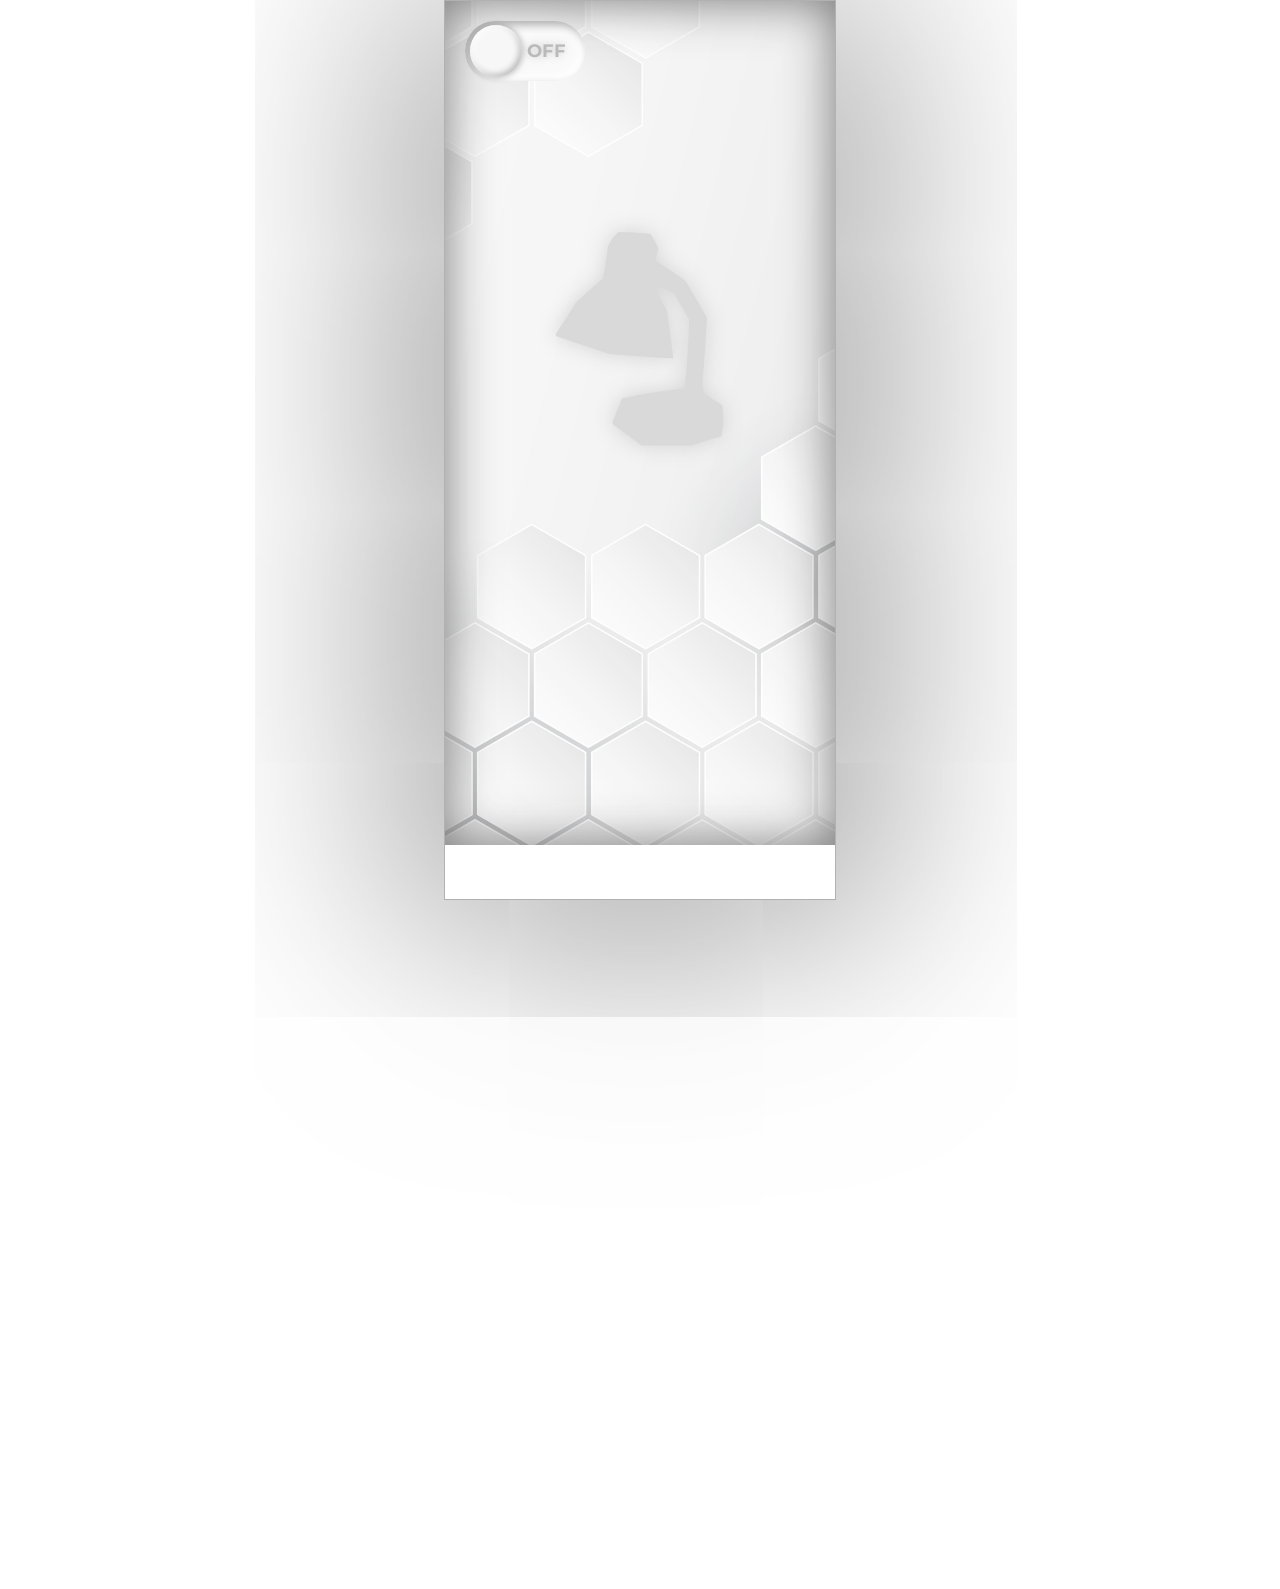
<file: index.html>
<!DOCTYPE html>
<html lang="ru">

<head>
    <meta charset="UTF-8">
    <meta name="viewport" content="width=device-width, initial-scale=1.0" user-scalable="no">
    <!-- <meta name="color-scheme" content="only light"> -->
    <title>Document</title>
    <link rel="preconnect" href="https://fonts.googleapis.com">
    <link rel="preconnect" href="https://fonts.gstatic.com" crossorigin>
    <link
        href="https://fonts.googleapis.com/css2?family=Edu+AU+VIC+WA+NT+Dots&family=Montserrat:ital,wght@0,100..900;1,100..900&family=Roboto:ital,wght@0,100;0,300;0,400;0,500;0,700;0,900;1,100;1,300;1,400;1,500;1,700;1,900&display=swap"
        rel="stylesheet">

    <!-- <link rel="stylesheet" href="https://cdn.jsdelivr.net/npm/normalize.css"> -->
    <link rel="stylesheet" href="reset.css">
    <link rel="stylesheet" href="index-style.css">
</head>

<body>
    <div class="background-main">
        <img src="style/background-main3.jpg" alt="">
    </div>

    <header>
        <div class="on-off">
            <div class="on open_on-off">ON</div>
            <div class="off">OFF</div>
            <div class="runner"></div>
        </div>
    </header>

    <main>
        <!-- <div class="fon-main">
            <img src="style/m1.jpg" alt="">
        </div> -->
        <!-- <div class="container">
            <div class="form-reg">
                <form method="GET" id="regForm">
                    <h2>Sign in</h2>
                    <input type="text" id="email" name="email" placeholder="Login">
                    <input type="password" id="password" name="password" placeholder="Password">
                    <input type="submit" id="submit" value="Отправить" />
                </form>
            </div>
        </div> -->

        <div class="container">

            <div class="main-lamp">
                <svg class="lamp" xmlns="http://www.w3.org/2000/svg" version="1.1" width="170px" height="215px"
                    style="shape-rendering:geometricPrecision; text-rendering:geometricPrecision; image-rendering:optimizeQuality; fill-rule:evenodd; clip-rule:evenodd"
                    xmlns:xlink="http://www.w3.org/1999/xlink">
                    <!-- <g>
                        <path style="opacity:0" fill="#fcfcfc"
                            d="M -0.5,-0.5 C 56.1667,-0.5 112.833,-0.5 169.5,-0.5C 169.5,71.1667 169.5,142.833 169.5,214.5C 158.833,214.5 148.167,214.5 137.5,214.5C 146.855,210.94 156.521,207.94 166.5,205.5C 168.598,195.233 168.932,184.9 167.5,174.5C 160.993,170.414 154.66,166.08 148.5,161.5C 148.167,158.167 147.833,154.833 147.5,151.5C 149.365,129.812 150.865,108.145 152,86.5C 145,74.5 138,62.5 131,50.5C 121.516,43.0891 111.516,36.4224 101,30.5C 101.022,26.0675 101.855,21.7341 103.5,17.5C 101.231,12.4627 98.5641,7.62932 95.5,3C 84.845,1.77827 74.1783,1.1116 63.5,1C 58.872,5.11843 55.372,9.95176 53,15.5C 51.5488,26.2069 49.8821,36.8735 48,47.5C 38.7026,55.1287 29.7026,63.1287 21,71.5C 14.3639,82.3008 7.53057,92.9675 0.5,103.5C 1.09001,104.799 2.09001,105.632 3.5,106C 20.5487,111.683 37.5487,117.35 54.5,123C 75.8212,124.868 97.1545,126.368 118.5,127.5C 116.331,111.494 114.165,95.4943 112,79.5C 106.548,70.2741 102.048,60.9408 98.5,51.5C 105.179,55.8412 112.179,59.6746 119.5,63C 124.207,71.5813 129.04,80.0813 134,88.5C 133.661,111.567 132.161,134.567 129.5,157.5C 108.342,159.578 87.5089,162.911 67,167.5C 64.1954,174.914 61.1954,182.247 58,189.5C 57.3333,190.833 57.3333,192.167 58,193.5C 67.6826,200.363 77.1826,207.363 86.5,214.5C 57.5,214.5 28.5,214.5 -0.5,214.5C -0.5,142.833 -0.5,71.1667 -0.5,-0.5 Z" />
                    </g> -->
                    <g>
                        <path style="opacity:1" fill="#d9d9d9"
                            d="M 137.5,214.5 C 120.5,214.5 103.5,214.5 86.5,214.5C 77.1826,207.363 67.6826,200.363 58,193.5C 57.3333,192.167 57.3333,190.833 58,189.5C 61.1954,182.247 64.1954,174.914 67,167.5C 87.5089,162.911 108.342,159.578 129.5,157.5C 132.161,134.567 133.661,111.567 134,88.5C 129.04,80.0813 124.207,71.5813 119.5,63C 112.179,59.6746 105.179,55.8412 98.5,51.5C 102.048,60.9408 106.548,70.2741 112,79.5C 114.165,95.4943 116.331,111.494 118.5,127.5C 97.1545,126.368 75.8212,124.868 54.5,123C 37.5487,117.35 20.5487,111.683 3.5,106C 2.09001,105.632 1.09001,104.799 0.5,103.5C 7.53057,92.9675 14.3639,82.3008 21,71.5C 29.7026,63.1287 38.7026,55.1287 48,47.5C 49.8821,36.8735 51.5488,26.2069 53,15.5C 55.372,9.95176 58.872,5.11843 63.5,1C 74.1783,1.1116 84.845,1.77827 95.5,3C 98.5641,7.62932 101.231,12.4627 103.5,17.5C 101.855,21.7341 101.022,26.0675 101,30.5C 111.516,36.4224 121.516,43.0891 131,50.5C 138,62.5 145,74.5 152,86.5C 150.865,108.145 149.365,129.812 147.5,151.5C 147.833,154.833 148.167,158.167 148.5,161.5C 154.66,166.08 160.993,170.414 167.5,174.5C 168.932,184.9 168.598,195.233 166.5,205.5C 156.521,207.94 146.855,210.94 137.5,214.5 Z" />
                    </g>
                </svg>


                <svg class="lamp-light" xmlns="http://www.w3.org/2000/svg" version="1.1" width="400px" height="650px"
                    style="shape-rendering:geometricPrecision; text-rendering:geometricPrecision; image-rendering:optimizeQuality; fill-rule:evenodd; clip-rule:evenodd"
                    xmlns:xlink="http://www.w3.org/1999/xlink">
                    <!-- <g>
                        <path style="opacity:0" fill="#fefefe"
                            d="M -0.5,-0.5 C 132.833,-0.5 266.167,-0.5 399.5,-0.5C 399.5,214.833 399.5,430.167 399.5,645.5C 397.202,639.764 395.369,633.764 394,627.5C 362.023,489.779 329.856,352.112 297.5,214.5C 307.758,211.304 318.092,208.304 328.5,205.5C 329.841,195.53 330.341,185.53 330,175.5C 323.508,170.587 316.842,165.92 310,161.5C 309.333,154.833 309.333,148.167 310,141.5C 311.682,123.145 313.016,104.812 314,86.5C 307,74.5 300,62.5 293,50.5C 283.172,43.5852 273.172,36.9186 263,30.5C 263.022,26.0675 263.855,21.7341 265.5,17.5C 263.438,13.0442 261.105,8.71091 258.5,4.5C 247.928,2.55444 237.261,1.7211 226.5,2C 223.027,4.80621 219.86,7.97287 217,11.5C 214.667,23.8292 212.334,36.1625 210,48.5C 201.036,55.795 192.37,63.4617 184,71.5C 177.393,82.4372 170.393,93.1038 163,103.5C 162.544,104.744 163.044,105.577 164.5,106C 109.636,176.353 54.6363,246.52 -0.5,316.5C -0.5,210.833 -0.5,105.167 -0.5,-0.5 Z" />
                    </g> -->
                    <g>
                        <path style="opacity:1" fill="#ffffff"
                            d="M 399.5,645.5 C 399.5,646.833 399.5,648.167 399.5,649.5C 266.167,649.5 132.833,649.5 -0.5,649.5C -0.5,538.5 -0.5,427.5 -0.5,316.5C 54.6363,246.52 109.636,176.353 164.5,106C 163.044,105.577 162.544,104.744 163,103.5C 170.393,93.1038 177.393,82.4372 184,71.5C 192.37,63.4617 201.036,55.795 210,48.5C 212.334,36.1625 214.667,23.8292 217,11.5C 219.86,7.97287 223.027,4.80621 226.5,2C 237.261,1.7211 247.928,2.55444 258.5,4.5C 261.105,8.71091 263.438,13.0442 265.5,17.5C 263.855,21.7341 263.022,26.0675 263,30.5C 273.172,36.9186 283.172,43.5852 293,50.5C 300,62.5 307,74.5 314,86.5C 313.016,104.812 311.682,123.145 310,141.5C 309.333,148.167 309.333,154.833 310,161.5C 316.842,165.92 323.508,170.587 330,175.5C 330.341,185.53 329.841,195.53 328.5,205.5C 318.092,208.304 307.758,211.304 297.5,214.5C 329.856,352.112 362.023,489.779 394,627.5C 395.369,633.764 397.202,639.764 399.5,645.5 Z" />
                    </g>
                    <g>
                        <path style="opacity:1" fill="#fafafa"
                            d="M 260.5,52.5 C 268.517,55.9257 276.017,60.259 283,65.5C 287.92,73.6717 292.587,82.005 297,90.5C 295.691,112.824 294.191,135.157 292.5,157.5C 289.833,157.833 287.167,158.167 284.5,158.5C 282.483,148.433 280.15,138.433 277.5,128.5C 278.325,127.614 279.325,127.281 280.5,127.5C 278.754,111.446 276.588,95.4459 274,79.5C 268.962,70.7568 264.462,61.7568 260.5,52.5 Z" />
                    </g>
                </svg>

                <div class="loading-anim"></div>

                <div class="name-sayt">
                    <h1>m1fka</h1>
                </div>
            </div>
        </div>
    </main>


    <footer>
        <div class="container">


        </div>
    </footer>

    <script type="module" src="index-js.js"></script>
    <script type="module" src="await-js.js"></script>

</body>

</html>
</file>
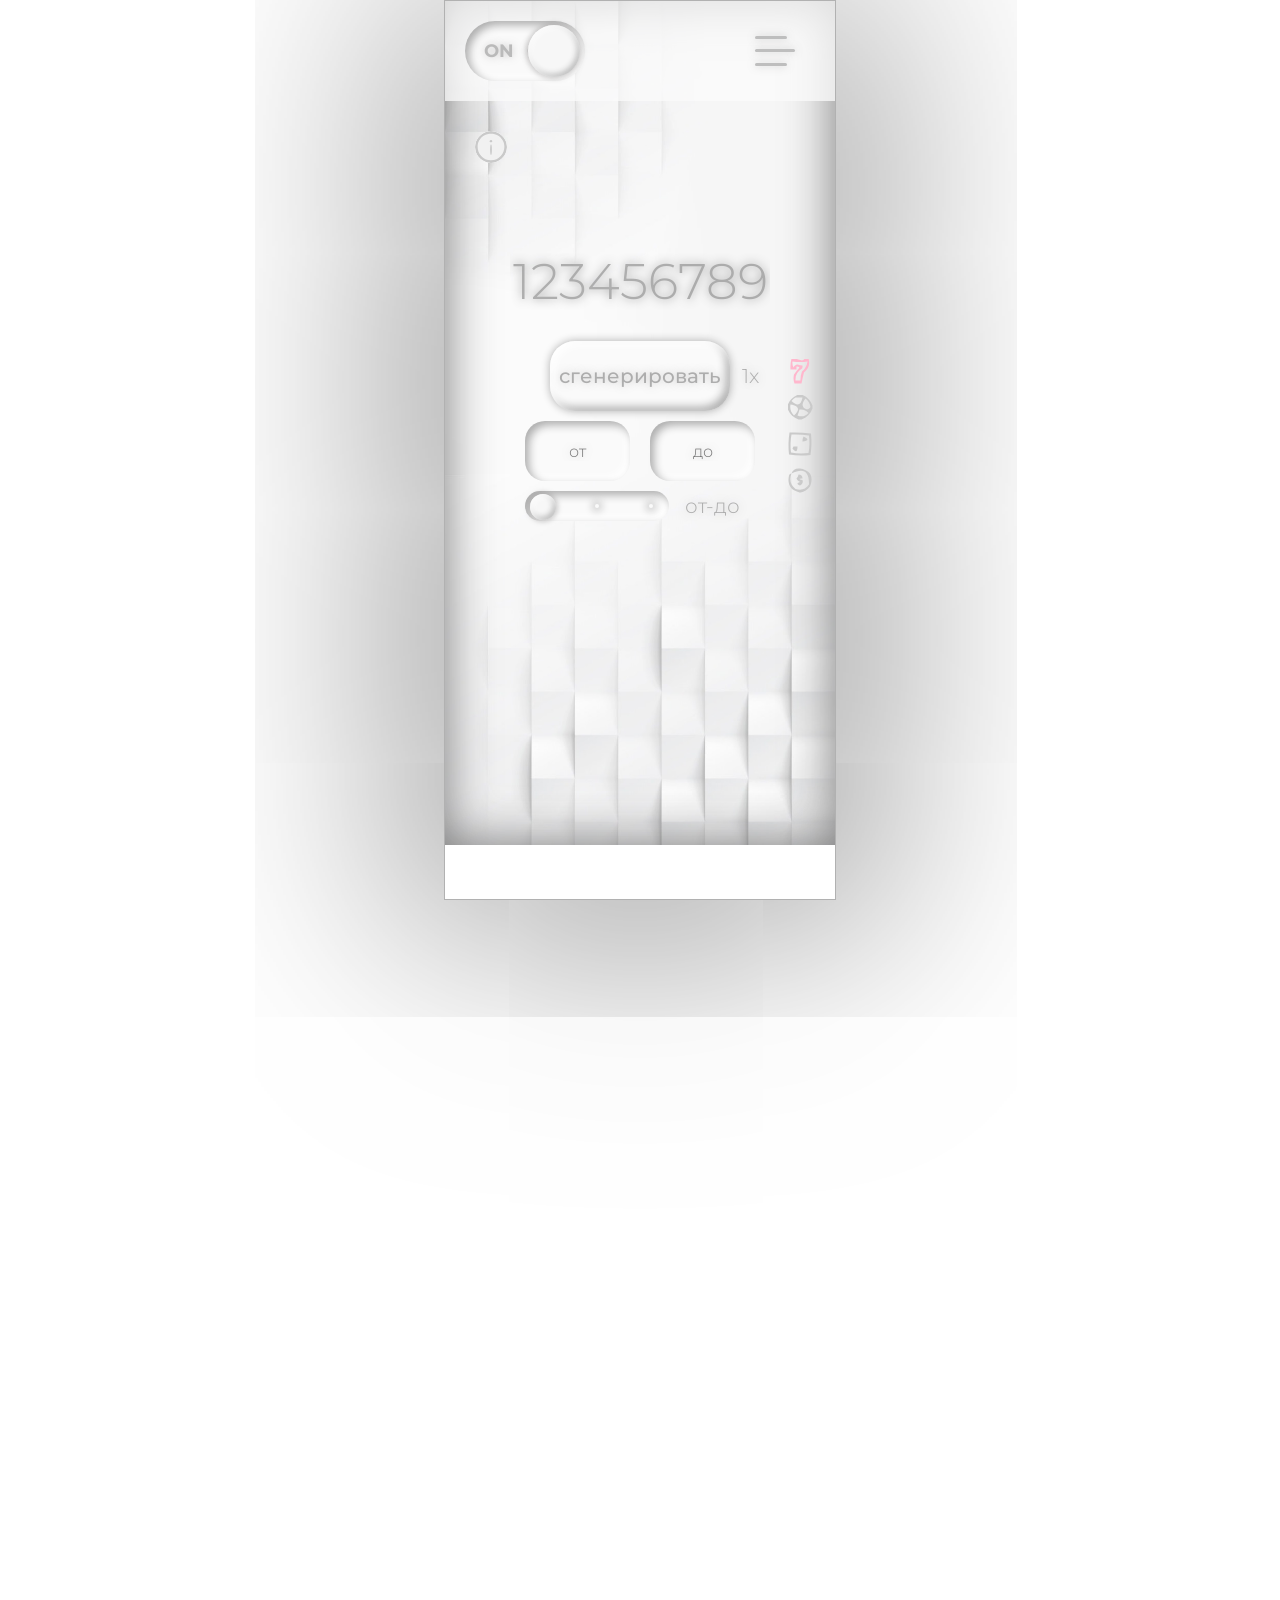
<file: second.html>
<!DOCTYPE html>
<html lang="ru">

<head>
    <meta charset="UTF-8">
    <!-- <meta name="viewport" content="width=device-width, initial-scale=1.0"> -->
    <meta name="viewport" content="width=device-width, initial-scale=1.0 ,user-scalable=no">
    <meta name="color-scheme" content="only light">

    <!-- <meta name="viewport" content="width=device-width, initial-scale=1.0, maximum-scale=1.0, user-scalable=no" />
    <meta name="apple-touch-fullscreen" content="yes" />
    <meta name="apple-mobile-web-app-capable" content="yes" />
    <meta name="apple-mobile-web-app-status-bar-style" content="black" /> -->


    <title>Document</title>
    <link rel="preconnect" href="https://fonts.googleapis.com">
    <link rel="preconnect" href="https://fonts.gstatic.com" crossorigin>
    <link
        href="https://fonts.googleapis.com/css2?family=Edu+AU+VIC+WA+NT+Dots&family=Montserrat:ital,wght@0,100..900;1,100..900&family=Roboto:ital,wght@0,100;0,300;0,400;0,500;0,700;0,900;1,100;1,300;1,400;1,500;1,700;1,900&display=swap"
        rel="stylesheet">

    <link rel="stylesheet" href="reset.css">
    <link rel="stylesheet" href="second-style.css">
</head>

<body>
    <header>
        <div class="burger">
            <div class="line"></div>
            <div class="line"></div>
            <div class="line"></div>
        </div>



        <div class="background-header"></div>
        <div class="on-off">
            <div class="on">ON</div>
            <div class="off open_on-off">OFF</div>
            <div class="runner open_on-off"></div>
        </div>
    </header>


    <main>
        <div class="menuBurger">
            <ul class="close">
                <li><a href="second.html">random</a></li>
                <li><a href="">plays</a></li>
                <li><a href="profile.html">profile</a></li>
            </ul>
        </div>

        <div class="cont-box"></div>

        <div class="contMain">

            <div class="dop-info">
                <svg version="1.0" xmlns="http://www.w3.org/2000/svg" width="36.000000px" height="36.000000px"
                    viewBox="0 0 36.000000 36.000000" preserveAspectRatio="xMidYMid meet">

                    <g transform="translate(0.000000,36.000000) scale(0.100000,-0.100000)" fill="#c9c9c9" stroke="none">
                        <path d="M100 338 c-132 -67 -132 -249 0 -316 56 -28 104 -28 160 0 132 67
           132 249 0 316 -24 12 -60 22 -80 22 -20 0 -56 -10 -80 -22z m158 -28 c130 -79
           74 -280 -78 -280 -152 0 -208 201 -78 280 43 26 113 26 156 0z" />
                        <path d="M165 251 c-7 -12 12 -24 25 -16 11 7 4 25 -10 25 -5 0 -11 -4 -15 -9z" />
                        <path d="M170 150 c0 -33 4 -60 10 -60 6 0 10 27 10 60 0 33 -4 60 -10 60 -6
           0 -10 -27 -10 -60z" />
                    </g>
                </svg>
                <p></p>
            </div>



            <div class="menu">
                <!-- <img class="jk" src="style/surprise-box.png" alt="">
            <img src="style/fortune-wheel.png" alt="">
            <img src="style/crystal-ball.png" alt="">
            <img src="style/free-icon-dice-cube-17554828.png" alt="">
            <img src="style/free-icon-about-me-15165447.png" alt=""> -->
                <div class="menu-randomizer1">
                    <div class="shadow-icon">
                        <!-- <img src="style/icon-randomizer.png" alt=""> -->

                        <svg xmlns="http://www.w3.org/2000/svg" version="1.1" width="25px" height="25px"
                            style="shape-rendering:geometricPrecision; text-rendering:geometricPrecision; image-rendering:optimizeQuality; fill-rule:evenodd; clip-rule:evenodd"
                            xmlns:xlink="http://www.w3.org/1999/xlink">
                            <g>
                                <path style="opacity:1" fill="#000000"
                                    d="M 3.5,-0.5 C 4.83333,-0.5 6.16667,-0.5 7.5,-0.5C 9.48718,0.343181 11.6539,1.00985 14,1.5C 15.301,1.36126 16.1344,0.694594 16.5,-0.5C 17.8333,-0.5 19.1667,-0.5 20.5,-0.5C 22.217,5.09447 20.717,9.76113 16,13.5C 15.026,17.1731 14.1926,20.8398 13.5,24.5C 11.1667,24.5 8.83333,24.5 6.5,24.5C 5.43089,21.592 5.26423,18.592 6,15.5C 7.64267,13.0232 9.47601,10.6898 11.5,8.5C 10.675,7.61432 9.67504,7.28099 8.5,7.5C 8.5,8.5 8.5,9.5 8.5,10.5C 6.5,10.5 4.5,10.5 2.5,10.5C 2.24401,6.73072 2.57734,3.06405 3.5,-0.5 Z M 4.5,2.5 C 9.54107,3.31633 14.5411,3.31633 19.5,2.5C 18.9802,6.53835 17.1469,9.87168 14,12.5C 12.8512,15.3926 12.3512,18.3926 12.5,21.5C 10.8333,21.5 9.16667,21.5 7.5,21.5C 7.30478,16.224 9.47144,12.224 14,9.5C 14.4828,8.55198 14.6495,7.55198 14.5,6.5C 12.8014,6.37959 11.1347,6.04626 9.5,5.5C 7.60305,5.72817 6.26972,6.72817 5.5,8.5C 4.53443,6.60395 4.2011,4.60395 4.5,2.5 Z" />
                            </g>
                        </svg>

                    </div>

                </div>
                <div class="menu-fortuneWheel2">
                    <div class="shadow-icon">
                        <!-- <img src="style/icon-fortuneWheel.png" alt=""> -->

                        <svg xmlns="http://www.w3.org/2000/svg" version="1.1" width="25px" height="25px"
                            style="shape-rendering:geometricPrecision; text-rendering:geometricPrecision; image-rendering:optimizeQuality; fill-rule:evenodd; clip-rule:evenodd"
                            xmlns:xlink="http://www.w3.org/1999/xlink">
                            <g>
                                <path style="opacity:1" fill="#000000"
                                    d="M 10.5,-0.5 C 11.5,-0.5 12.5,-0.5 13.5,-0.5C 18.8677,1.53434 22.5344,5.201 24.5,10.5C 24.5,11.5 24.5,12.5 24.5,13.5C 22.5344,18.799 18.8677,22.4657 13.5,24.5C 12.5,24.5 11.5,24.5 10.5,24.5C 5.13227,22.4657 1.4656,18.799 -0.5,13.5C -0.5,12.5 -0.5,11.5 -0.5,10.5C 1.4656,5.201 5.13227,1.53434 10.5,-0.5 Z M 7.5,2.5 C 9.83333,2.5 12.1667,2.5 14.5,2.5C 13.0634,10.3049 9.39677,11.4716 3.5,6C 4.73052,4.59524 6.06386,3.42857 7.5,2.5 Z M 17.5,3.5 C 20.3054,5.60334 21.9721,8.43667 22.5,12C 20.5582,14.901 18.2249,15.0676 15.5,12.5C 15.1667,11.6667 14.8333,10.8333 14.5,10C 14.8837,7.47916 15.8837,5.31249 17.5,3.5 Z M 2.5,9.5 C 11.2491,10.9736 12.4158,14.6402 6,20.5C 2.79264,17.3014 1.62597,13.6347 2.5,9.5 Z M 11.5,14.5 C 15.1638,13.9999 18.1638,15.1666 20.5,18C 17.4268,21.3687 13.7602,22.2021 9.5,20.5C 10.3721,18.5504 11.0388,16.5504 11.5,14.5 Z" />
                            </g>
                        </svg>

                    </div>
                </div>
                <div class="menu-diceCube3">
                    <div class="shadow-icon">
                        <!-- <img src="style/icon-diceCube.png" alt=""> -->

                        <svg xmlns="http://www.w3.org/2000/svg" version="1.1" width="25px" height="25px"
                            style="shape-rendering:geometricPrecision; text-rendering:geometricPrecision; image-rendering:optimizeQuality; fill-rule:evenodd; clip-rule:evenodd"
                            xmlns:xlink="http://www.w3.org/1999/xlink">
                            <g>
                                <path style="opacity:1" fill="#000000"
                                    d="M 1.5,0.5 C 8.75461,0.186781 15.9213,0.520114 23,1.5C 23.8123,8.7471 23.6456,15.9138 22.5,23C 15.2529,23.8123 8.08623,23.6456 1,22.5C 0.203625,15.0869 0.370292,7.75355 1.5,0.5 Z M 3.5,2.5 C 9.42544,2.19177 15.2588,2.5251 21,3.5C 21.8072,9.41628 21.6406,15.2496 20.5,21C 14.5837,21.8072 8.75039,21.6406 3,20.5C 2.21238,14.418 2.37905,8.41804 3.5,2.5 Z" />
                            </g>
                            <g>
                                <path style="opacity:1" fill="#000000"
                                    d="M 15.5,4.5 C 21.0047,7.17117 20.6713,8.83783 14.5,9.5C 14.366,7.70848 14.6993,6.04181 15.5,4.5 Z" />
                            </g>
                            <g>
                                <path style="opacity:1" fill="#000000"
                                    d="M 5.5,14.5 C 6.83333,14.5 8.16667,14.5 9.5,14.5C 9.4652,20.0241 7.79853,20.6908 4.5,16.5C 4.86273,15.8165 5.19607,15.1499 5.5,14.5 Z" />
                            </g>
                        </svg>
                    </div>


                </div>
                <div class="menu-coin4">
                    <div class="shadow-icon">
                        <!-- <img src="style/icon-coin.png" alt=""> -->

                        <svg xmlns="http://www.w3.org/2000/svg" version="1.1" width="25px" height="25px"
                            style="shape-rendering:geometricPrecision; text-rendering:geometricPrecision; image-rendering:optimizeQuality; fill-rule:evenodd; clip-rule:evenodd"
                            xmlns:xlink="http://www.w3.org/1999/xlink">
                            <g>
                                <path style="opacity:1" fill="#000000"
                                    d="M 12.5,24.5 C 12.1667,24.5 11.8333,24.5 11.5,24.5C 2.53591,22.3441 -0.96409,16.6774 1,7.5C 1.41691,6.24402 2.25025,5.57735 3.5,5.5C 4.92466,1.69605 7.758,0.029385 12,0.5C 22.5794,2.31715 25.9127,8.31715 22,18.5C 19.4491,21.6809 16.2824,23.6809 12.5,24.5 Z M 3.5,5.5 C 15.5593,-0.558137 21.3926,3.10853 21,16.5C 17.7015,21.2205 13.2015,22.7205 7.5,21C 2.41642,16.9621 1.08309,11.7954 3.5,5.5 Z" />
                            </g>
                            <g>
                                <path style="opacity:1" fill="#000000"
                                    d="M 10.5,6.5 C 13.179,6.52462 14.5123,7.85795 14.5,10.5C 10.551,10.6932 10.551,11.1932 14.5,12C 15.3106,14.2912 14.4772,16.1246 12,17.5C 8.58259,15.9281 8.74926,14.7614 12.5,14C 10.6969,13.3632 9.36359,12.1965 8.5,10.5C 9.63023,9.37765 10.2969,8.04432 10.5,6.5 Z" />
                            </g>
                        </svg>

                    </div>

                </div>
                <!-- <div class="menu-myProfile5">
                <div class="shadow-icon"></div>

                

            </div> -->


            </div>

            <div class="container1 container">
                <!-- <div class="forScroll"></div> -->
                <div class="background-main">
                    <img src="style/background-main2.jpg" alt="">
                </div>
                <!-- <h1>randomizer</h1> -->



                <div class="random-number">
                    123456789
                </div>

                <div class="button">
                    <button class="generate-button">сгенерировать</button>
                    <div class="generate-button-x">1x</div>
                </div>


                <div class="range open">

                    <div class="min-range">
                        <input type="text" oninput="validateInput(this)" maxlength="10" placeholder="от" />
                    </div>
                    <div class="max-range">
                        <input type="text" oninput="validateInput(this)" maxlength="10" placeholder="до">
                    </div>
                </div>
                <div class="output-list">
                    <textarea placeholder="выборка из списка целых чисел"></textarea>
                </div>

                <div class="additional-settings">
                    <div class="slider">
                        <div class="runner"></div>
                        <div class="dot dot0">
                            <div class="dotT"></div>
                        </div>
                        <div class="dot dot1">
                            <div class="dotT"></div>
                        </div>
                        <div class="dot dot2">
                            <div class="dotT"></div>
                        </div>
                        <!-- <div class="dot dot3"></div> -->
                    </div>
                    <div class="rang-list">от-до</div>


                    <div class="remove-numbers area">
                        <div class="no-repeat-numbers">
                            с повтором ✓
                            <!-- <div class="icon">◯</div> -->
                            <!-- <div class="text-line"></div> -->
                        </div>

                        <textarea placeholder="исключить числа"></textarea>
                        <div class="counter">0</div>
                    </div>

                    <div class="input-list area">
                        <!-- <textarea placeholder="вывод чисел списком" disabled=true></textarea> -->
                        <textarea placeholder="вывод чисел списком"></textarea>
                        <div class="counter">0</div>

                        <div class="text-copy"></div>
                    </div>

                </div>
            </div>

            <div class="container2 container">
                <!-- <div class="forScroll"></div> -->
                <div class="background-main">
                    <img src="style/background-main2.jpg" alt="">
                </div>

                <!-- <h1>fortuneWheel</h1> -->
                <h1>скоро будет</h1>

            </div>

            <div class="container3 container">
                <!-- <div class="forScroll"></div> -->

                <div class="background-main">
                    <img src="style/background-main2.jpg" alt="">
                </div>

                <!-- <h1>diceCube</h1> -->
                <h1>скоро будет</h1>

            </div>

            <div class="container4 container">
                <!-- <div class="forScroll"></div> -->

                <div class="background-main">
                    <img src="style/background-main2.jpg" alt="">
                </div>


                <!-- <canvas id="animationCanvas"></canvas> -->
                <!-- <h1>coin</h1> -->
                <h1>скоро будет</h1>

            </div>
<!-- 
            <div class="container5 container">
                <div class="background-main">
                    <img src="style/background-main2.jpg" alt="">
                </div>

                <a href="tg://resolve?domain=@m1fkaa">
                <a href="tg://t.me/m1fkaa">
                    <div class="avatarTelegram">
                        подтягивает из тг
                        <img src="" alt="">
                    </div>
                </a>
            </div> -->
            <!-- <div class="container6 container"></div> -->
        </div>
    </main>


    <footer>
        <div class="container">


        </div>
    </footer>

    <script src="second-js.js"></script>
    <script type="module" src="await-js.js"></script>

</body>

</html>
</file>
<file: index-style.css>
/* :root {
    --main-color: white;
    --dop1-color: #000000;
    --dop2-color: rgba(248, 204, 93, 0.891);
    --dop3-color: rgb(223, 209, 255);
} */

html {
    color-scheme: light;
}
@media (prefers-color-scheme: dark) {
    body {}
}

@media (prefers-color-scheme: light) {
    body {}
}

body {
    overflow: hidden;
    /* position: fixed; */
    position: absolute;

    height: 844px;
    left: 50%;
    transform: translateX(-50%);

    box-shadow:  0 0 500px 10px#646464;
    border: 1px solid #b1b1b1;

    font-family: "Montserrat", serif;
    font-optical-sizing: auto;
    font-weight: 700;
    font-style: normal;
    animation: background-filter-open 0.9s linear;
}
@keyframes background-filter-open {
    0% {
        filter: blur(40px);
    }

    100% {
        filter: blur(0px);
    }
}

body.change{
    animation:background-filter-close 3.5s linear ;
}
@keyframes background-filter-close {
    50%{filter: blur(0px);}
    100%{filter: blur(40px);}
}

.background-main{
    position: absolute;
    object-fit: cover;
    z-index: -100;
    opacity: 0.9;
}

header {
    font-weight: 700;

    display: flex;
    justify-content: center;
    align-items: center;

    position: fixed;
    height: 100px;
    width: 390px;
    z-index: 500;
}

main {
    height: 844px;
    padding-top: 100px;
    box-shadow: inset 0px 0px 50px #646464e0;
}

/* footer{
    height: 80px;

    background-color: rgb(30, 75, 82);

} */


/* header */
header .on-off {
    position: absolute;
    display: flex;
    top: 20px;
    left: 20px;
    padding-left: 12px;
    padding-right: 12px;

    border-radius: 30px;
    width: 120px;
    height: 60px;
    background-color: #fafafa;
    box-shadow: inset 4px 4px 8px #adadad, inset -4px -4px 8px #ffffff;

    color: #bababa;
    text-shadow: 0px 0px 8px #827e7e61;

    font-size: 18px;
    /* cursor: pointer; */
}

.on {
    /* color: rgb(81, 184, 146);
    text-shadow: 0px 0px 8px rgb(59, 141, 103); */

    position: relative;
    margin: auto;
}

.off {
    /* color: rgb(255, 127, 127);
    text-shadow: 0px 0px 8px rgb(255, 127, 127); */

    position: relative;
    margin: auto;
}

.runner {
    transition: all 1s ease;
    transform: translateX(0px);

    position: absolute;
    left: 5px;
    top: 4px;
    width: 52px;
    height: 52px;
    border-radius: 26px;
    background-color: rgb(247, 247, 247);
    box-shadow: 0px 0px 5px 2px #827e7e61, inset 2px 2px 6px #ffffff, inset -2px -2px 6px #adadad;
}

.runner.open_on-off {
    transition: all 1s ease;
    transform: translateX(58px);
}


/* main */
.container{
    position: relative;
    display: flex;
    justify-content: center;
    width: 390px;
    height: calc(844px - 100px);
    
}

.loading-anim{
    position: absolute;
    width: 0px;
    height: 14px;
    border-radius: 7px;
    top:420px;
    left: 80px;
    z-index: 50;
    background-color: rgb(255, 255, 255);
    box-shadow: 0 0 10px rgb(184, 184, 184);
}
.loading-anim.open_light{
    width: 120px;
    animation:loading 2.5s linear ;
}
@keyframes loading {
    0%{width: 0px;}
    100%{width: 120px;}
}

.main-lamp{
    position: relative;
    display: flex;
    justify-content: center;
    width: 400px;
    height: 650px;
    top:0px;
}
.lamp{
    position: absolute;
    top:130px;
    z-index: 100;
    filter: drop-shadow(0px 0px 10px #d3d3d3);
}
.lamp.open_light{
    filter: drop-shadow(0px 0px 10px rgba(211, 211, 211, 0.9));
}

.lamp-light{
    position: absolute;
    top: 130px;
    right: 43px;
    z-index: 10;
    filter: drop-shadow(0px 0px 10px rgba(211, 211, 211, 0.9));
    opacity: 0;
    animation:blinkLightInfinite 5s linear infinite;
}
.name-sayt{
    position: relative;
    top:430px;
    left: -60px;
    z-index: 50;
    font-size: 28px;
    color: #fff;
    text-shadow: 0 0 10px rgb(165, 165, 165);
    opacity: 0;
    animation:blinkLightInfinite 5s linear infinite;
}
@keyframes blinkLightInfinite {
    0%{opacity: 0;}
    79%{opacity: 0;}
    80%{opacity: 0.7;}
    82%{opacity: 0;}
    86%{opacity: 0.5;}
    88%{opacity: 0;}
    91%{opacity: 0.8;}
    92%{opacity: 0.5;}
    95%{opacity: 0.8;}
    96%{opacity: 0.5;}
    100%{opacity: 0;}
}

.lamp-light.open_light{
    opacity: 0.8;
    animation:blinkLight 1s linear;
    
}
.name-sayt.open_light{
    opacity: 0.8;
    animation:blinkLight 1s linear;
}
@keyframes blinkLight {
    0%{opacity: 0.7;}
    10%{opacity: 0;}
    30%{opacity: 0.5;}
    40%{opacity: 0.1;}
    55%{opacity: 0.8;}
    60%{opacity: 0.5;}
    75%{opacity: 0.8;}
    80%{opacity: 0.5;}
    100%{opacity: 0.8;}
}

/*  */

.flake1 {
    position: absolute;
    top: 335px;
    font-size: 1em;
    user-select: none;
    pointer-events: none;
    animation-name: fall1;
    animation-timing-function: linear;
}
.flake2 {
    position: absolute;
    top: 335px;
    font-size: 1em;
    user-select: none;
    pointer-events: none;
    animation-name: fall2;
    animation-timing-function: linear;
}

@keyframes fall1 {
    to {
        transform: translate(-95px,170px);
    }
}
@keyframes fall2 {
    to {
        transform: translate(20px,170px);
    }
}
 
/*  */

.lower-shadow{
    position: absolute;
    width: 100%;
    height: 100px;
    /* меняется в джс */
    top: 744px;
    box-shadow: 0 0 30px rgb(165, 165, 165);
}





/* .container {
    display: flex;
    flex-direction: column;
    align-items: center;
    justify-content: center;
} */





/* main */
/* .fon-main{
    position: absolute;
    z-index: -10000;
}
.fon-main img{
    object-fit: cover;
    filter: blur(3px);
} */
/* .form-reg{
    height: 100vw;
}

.form-reg form{
    display: flex;
    flex-direction: column;
    align-items: center;
}

.form-reg form input{
    margin-top: 10px;
    width: 220px;
    height: 50px;
    border-radius: 25px;
    padding: 20px;
}


.form-reg form :nth-child(1){

}
.form-reg form :nth-child(2){
}
.form-reg form :nth-child(3){
}
.form-reg form :nth-child(4){
} */





/*  */




/* .container {
    position: relative;
    display: flex;
    justify-content: center;
    align-items: center;
    height: 100vh;
}

.element {
    position: relative;
    z-index: -1;
    padding: 20px;
    background: #fff;
    border-radius: 10px;
}

.ring {
    position: absolute;
    z-index: 1000;
    width: 80%;
    height: 80%;
    top: 20;
    left: 20;
}

.ring-path {
    fill: none;
    stroke: rgba(255, 0, 0, 0.5);
    stroke-width: 15;
    animation: morph 5s infinite ease-in-out;
}

@keyframes morph {
    0%, 100% {
        d: path("M 100,20 A 80,80 0 1,1 100,180 A 80,80 0 1,1 100,20");
        stroke-width: 5;
    }
    25% {
        d: path("M 100,20 A 10,80 0 1,1 100,180 A 10,80 0 1,1 100,20");
        stroke-width: 15;
    }
    50% {
        d: path("M 100,20 A -80,80 0 1,1 100,180 A -80,80 0 1,1 100,20");
        stroke-width: 5;
    }
    75% {
        d: path("M 100,20 A -10,80 0 1,1 100,180 A -10,80 0 1,1 100,20");
        stroke-width: 15;
    }
} */
</file>
<file: second-style.css>
html {
    color-scheme: only light;
}
/* 
@media (prefers-color-scheme: dark) {
    body {}
}

@media (prefers-color-scheme: light) {
    body {}
} */



body {
    /* touch-action: pan-x pan-y; */

    position: absolute;
    overflow: hidden;
    touch-action: manipulation;

    left: 50%;
    transform: translate(-50%);

    height: 844px;
    box-shadow: 0 0 500px 10px#646464;
    border: 1px solid #b1b1b1;

    font-family: "Montserrat", serif;
    font-optical-sizing: auto;
    /* font-weight: 700; */
    font-style: normal;

    /* background-image: url("style/background-main1.jpg"); */
    animation: background-filter-open 0.9s linear;
}

@keyframes background-filter-open {
    0% {
        filter: blur(40px);
    }

    100% {
        filter: blur(0px);
    }
}

body.change {
    animation: background-filter-close 2.5s linear;
}

@keyframes background-filter-close {
    30% {
        filter: blur(0px);
    }

    100% {
        filter: blur(40px);
    }
}

.background-main {
    position: absolute;
    object-fit: cover;
    top: 0px;
    left: 0px;
    z-index: -100;
    opacity: 0.9;

    /* background-repeat: repeat; */
}

header {
    font-weight: 700;

    display: flex;
    justify-content: center;
    align-items: center;
    /* font-family: "Montserrat", serif;
    font-optical-sizing: auto;
    font-weight: 700;
    font-style: normal; */

    position: fixed;
    height: 100px;
    width: 390px;
    z-index: 1100;
}

main {
    box-shadow: inset 0px 0px 50px #646464e0;

    overflow-y: scroll;
    scroll-snap-type: y mandatory;
    /* height: 1000px; */
    height: 844px;

    /* position: relative;
    display: flex;
    align-items: center;
    justify-content: center;
    height: calc(844px - 150px); */
    /* background-color: rgb(245, 245, 245); */
}


/* header */
.background-header {
    width: 100vw;
    height: 100px;
    /* background-color: rgba(255, 255, 255, 0.8); */
    background-color: rgba(252, 252, 252, 0.753);
    /* filter: blur(3px); */
    /* box-shadow: 0 0 10px 2px white; */
}

header .on-off {
    position: absolute;
    display: flex;
    top: 20px;
    left: 20px;
    padding-left: 12px;
    padding-right: 12px;

    border-radius: 30px;
    width: 120px;
    height: 60px;
    background-color: #fafafa;
    box-shadow: inset 4px 4px 8px #adadad, inset -4px -4px 8px #ffffff;

    color: #bababa;
    text-shadow: 0px 0px 8px #827e7e61;

    font-size: 18px;
    /* cursor: pointer; */
}

.on {
    position: relative;
    margin: auto;
}

.off {
    position: relative;
    margin: auto;
}

header .runner {
    transition: all 1s ease;
    transform: translateX(0px);

    position: absolute;
    left: 5px;
    top: 4px;
    width: 52px;
    height: 52px;
    border-radius: 26px;
    background-color: rgb(247, 247, 247);
    box-shadow: 0px 0px 5px 2px #827e7e61, inset 2px 2px 6px #ffffff, inset -2px -2px 6px #adadad;
}

header .runner.open_on-off {
    transition: all 1s ease;
    transform: translateX(58px);
}










/* бургер */
.burger {
    position: absolute;
    display: flex;
    flex-direction: column;
    justify-content: space-around;
    top: 30px;
    right: 40px;
    width: 40px;
    height: 40px;
    z-index: 1000;
}

.line {
    height: 3px;
    border-radius: 2px;
    width: 80%;
    background-color: #bebebe;
    box-shadow: 0px 0px 8px #827e7e61;
    transition: all 0.5s ease;
}

.burger .line:nth-child(2) {
    width: 100%;
}

.burger.open .line:nth-child(1) {
    transform: rotate(45deg) translate(10px, 10px);
}

.burger.open .line:nth-child(2) {
    opacity: 0;
    transform: translate(3px);
}

.burger.open .line:nth-child(3) {
    transform: rotate(-45deg) translate(9px, -9px);
}


.menuBurger {
    position: absolute;
    display: none;

    top: 100px;
    width: 100%;
    height: 300px;
    border-top: 0px;
    border-radius: 0 0 30px 30px;
    /* background-color:  rgba(238, 238, 238, 0.753); */
    background-color: rgba(252, 252, 252, 0.753);

    z-index: 1100;
}

.menuBurger.open {
    display: block;
    animation: menuOpen 1.1s ease;
}

.menuBurger.close {
    display: none;
    animation: menuClose 0.8s ease;
}

.menuBurger ul {
    display: none;
    list-style: none;
    padding: 0;
    margin: 0;
}

.menuBurger ul.open {
    display: block;
    animation: menuUlOpen 1.1s ease;
}

.menuBurger ul.close {
    display: none;
    animation: menuUlClose 0.7s ease;
}


.menuBurger li {
    display: flex;
    justify-content: center;
    align-items: center;
    padding: 30px;
    height: 100px;
    border-top: 2px solid #b9b9b970;
    /* animation: menuLiOpen 1.2s ease; */
}

.menuBurger li a {
    transition: all 0.5s;
    text-decoration: none;
    cursor: none;
    display: block;
    color: #b4b4b4;
    font-size: 26px;
    text-shadow: 0px 0px 8px #827e7e61;
    opacity: 1;
}

@keyframes menuOpen {
    0% {
        height: 0px;
    }

    100% {
        height: 300px;
    }
}

@keyframes menuClose {
    0% {
        height: 300px;
        display: block;
    }

    100% {
        height: 0px;
        display: block;
    }
}

@keyframes menuUlOpen {
    0% {
        opacity: 0;
    }

    80% {
        opacity: 0;
    }

    100% {
        opacity: 1;
    }
}

@keyframes menuUlClose {
    0% {
        opacity: 1;
    }

    20% {
        opacity: 0;
    }

    100% {
        opacity: 0;
    }
}

.contMain.blur {
    transition: all 1s ease;
    filter: blur(3px);
}

.contMain {
    /* transition: all 1s ease ; */
}

.cont-box.blur {
    position: absolute;
    top: 0;
    left: 0;
    width: 390px;
    height: 844px;
    box-shadow: inset 0px 0px 47px #646464c7;
    z-index: 1099;
}







/* main */
.menu {
    position: fixed;
    display: flex;
    flex-direction: column;
    justify-content: space-between;
    align-items: center;

    top: 370px;
    /* right: 10px;*/
    /* left: 330px; */
    right: 10px;
    width: 50px;
    height: 110px;
    z-index: 1000;
}

.menu div {
    display: flex;
    justify-content: center;
    align-items: center;
}

.shadow-icon {
    position: absolute;
    /* width: 0px;
    height: 0px; */
    z-index: 500;
    /* box-shadow: 0 0 30px 20px #ffffff; */

    width: 25px;
    height: 25px;
    border-radius: 10px;
    /* background-color: #d4d4d4; */
}

.menu svg {
    width: 25px;
    height: 25px;
    opacity: 1;
}

.menu svg path {
    fill: #cacaca;
}

.menu-randomizer1.focus svg path {
    fill: #ffb7cd;
}

.menu-fortuneWheel2.focus svg path {
    fill: #ffb7cd;
}

.menu-diceCube3.focus svg path {
    fill: #ffb7cd;
}

.menu-coin4.focus svg path {
    fill: #ffb7cd;
}

/* .menu-myProfile5.focus svg path {
    fill: #ffb7cd;
} */


.dop-info svg {
    position: absolute;
    top: 0px;
    left: 0px;
    width: 32px;
    height: 32px;
    border-radius: 16px;
    z-index: 999;
    background-color: #f1f1f1;
}

.dop-info {
    position: fixed;
    overflow: hidden;
    white-space: nowrap;
    display: flex;
    justify-content: center;
    align-items: center;

    top: 130px;
    left: 30px;
    height: 32px;
    padding-left: 32px;
    border-radius: 16px;
    z-index: 998;

    background-color: #f1f1f1a9;
    font-size: 24px;
    color: #adadad;
    text-shadow: 0px 0px 8px #827e7e61;
}

.dop-info.open {
    width: 310px;
    animation: dopInfoOpen 1s ease;
}

.dop-info.close {
    width: 0px;
    animation: dopInfoClose 1s ease;
}

@keyframes dopInfoOpen {
    0% {
        width: 0px;
    }

    100% {
        width: 310px;
    }
}

@keyframes dopInfoClose {
    0% {
        width: 310px;
    }

    100% {
        width: 0px;
    }
}





.container {
    display: flex;
    scroll-snap-align: start;
    position: relative;

    width: 390px;
    /* height: 1000px; */
    height: calc(844px - 0px);

    /* box-shadow:  0px 0px 500px 100px  rgb(172, 172, 172); */
}

/* .forScroll{
    position: absolute;
    width: 10px;
    height: 10px;
    z-index: 1000;
    background-color: aqua;
}
.container1 .forScroll{
}
.container2 .forScroll{
}
.container3 .forScroll{
}
.container4 .forScroll{
}
.container5 .forScroll{
} */


.container1 {
    font-weight: 300;
}

.container1 ::placeholder {
    text-align: center;
}



.container1 .random-number {
    overflow-x: auto;
    /* white-space: nowrap; */
    position: absolute;
    display: flex;
    justify-content: center;
    align-items: center;
    /* text-align: center; */
    opacity: 0.5;
    width: 260px;
    height: 80px;
    top: 240px;
    left: 50%;
    transform: translate(-50%);

    color: #646464;
    font-size: 50px;
    text-shadow: 0px 0px 10px #2c2c2c;
}

.container1 .anim-jump {
    animation: animJump 0.5s ease;
}

@keyframes animJump {
    0% {
        transform: translateY(-30px);
        opacity: 0;
    }

    100% {
        transform: translateY(0px);
        opacity: 1;
    }
}

.container1 .button {
    font-weight: 500;
    position: absolute;
    display: flex;
    width: 210px;
    top: 340px;
    left: 50%;
    transform: translate(-50%);


}

.container1 .generate-button {
    /* touch-action: manipulation; */
    position: relative;
    display: flex;
    justify-content: center;
    align-items: center;
    border: none;
    width: 180px;
    height: 70px;
    top: 0px;
    left: 15px;
    border-radius: 25px;
    background-color: #fafafa;
    box-shadow: inset 4px 4px 8px #ffffff, inset -4px -4px 8px #adadad, 0px 0px 8px #adadad;

    font-size: 20px;
    color: #adadad;
    text-shadow: 0px 0px 8px #827e7e61;
}

.container1 .generate-button.tap {
    animation: buttonTap 0.1s linear;
}

.container1 .generate-button-x {
    font-weight: 300;

    position: absolute;
    display: flex;
    justify-content: center;
    align-items: center;
    width: 30px;
    height: 30px;
    top: 20px;
    left: 200px;
    border-radius: 25px;

    /* background-color: #00b3fa; */
    font-size: 20px;
    color: #adadad;
    text-shadow: 0px 0px 8px #827e7e61;
}

@keyframes buttonTap {

    100%,
    0% {
        transform: scale(1);
    }

    50% {
        transform: scale(1.09);
    }
}


.container1 .range {
    position: absolute;
    display: none;
    /* display: flex; */
    justify-content: center;
    align-items: center;
    width: 230px;
    height: 30px;
    top: 420px;
    left: 50%;
    transform: translate(-50%);
}

.container1 .output-list textarea {
    position: absolute;
    display: none;
    border: none;
    resize: none;
    top: 420px;
    left: 50%;
    transform: translate(-50%);
    width: 240px;
    height: 60px;
    border-radius: 12px;
    padding: 5px;
    background-color: #fafafa;
    box-shadow: inset 4px 4px 8px #adadad, inset -4px -4px 8px #ffffff;
}

.container1 .range.open {
    /* opacity: 0.4; */
    display: flex;
    animation: rangeOutputOpen 0.7s;
}

.container1 .output-list textarea.open {
    display: block;
    animation: rangeOutputOpen 0.7s;
}

@keyframes rangeOutputOpen {
    0% {
        opacity: 0;
    }

    100% {
        opacity: 1;
    }
}


.container1 .range input {
    position: absolute;
    border: none;
    top: 0px;
    width: 105px;
    height: 60px;
    /* height: 30px; */
    border-radius: 20px;
    padding: 10px;
    background-color: #fafafa;
    box-shadow: inset 4px 4px 8px #adadad, inset -4px -4px 8px #ffffff;
    color: #7e7e7e;
    text-shadow: 0px 0px 8px #827e7e61;
}

/* .container1 .additional-settings .output-list .open {
    display: block;
    opacity: 1;
} */

.container1 .min-range input {
    display: block;
    left: 0px;
    /* height: 30px; */
}

.container1 .max-range input {
    display: block;
    right: 0px;
}



.container1 .additional-settings .rang-list {
    position: absolute;
    display: flex;
    justify-content: center;
    align-items: center;
    right: 80px;
    top: 490px;
    width: 85px;
    height: 30px;

    font-size: 20px;
    color: #adadad;
    text-shadow: 0px 0px 8px #827e7e61;
}

.container1 .additional-settings .slider {
    position: absolute;
    border: none;
    top: 490px;
    left: 80px;
    /* left: 50%; */
    /* transform: translate(-50%); */
    /* width: 240px; */
    width: 144px;
    height: 30px;
    border-radius: 16px;
    background-color: #fafafa;
    box-shadow: inset 4px 4px 8px #adadad, inset -4px -4px 8px #ffffff;
}

.container1 .additional-settings .runner {
    transition: all 1s ease;
    transform: translateX(0px);
    z-index: 100;

    position: absolute;
    left: 5px;
    top: 3px;
    width: 26px;
    height: 26px;
    border-radius: 13px;
    background-color: rgb(247, 247, 247);
    box-shadow: 0px 0px 5px 2px #827e7e61, inset 2px 2px 6px #ffffff, inset -2px -2px 6px #adadad;
}

.container1 .additional-settings .dot {
    position: absolute;
    display: flex;
    justify-content: center;
    align-items: center;
    /* opacity: 1; */
    top: 2px;
    width: 26px;
    height: 26px;
    border-radius: 13px;
    /* background-color: #adadad; */
    /* box-shadow: inset 6px 6px 8px #adadad, inset -6px -6px 8px #f0f0f0; */

}

.container1 .additional-settings .dot .dotT {
    width: 4px;
    height: 4px;
    border-radius: 2px;
    /* background-color: #adadad; */
    box-shadow: 0px 0px 8px 2px#adadad;
    /* , inset  0px 0px 8px 2px#adadad; */

}

.container1 .additional-settings .dot0 {
    left: 5px;
    width: 26px;
}

.container1 .additional-settings .dot1 {
    left: 59px;
}

.container1 .additional-settings .dot2 {
    left: 113px;
}

/* .container1 .additional-settings .dot3 {
    left: 206px;
} */

.container1 .additional-settings .area {
    position: absolute;
    top: 530px;
    left: 50%;
    transform: translate(-50%);
    width: 240px;
    height: 0px;
}

.container1 .additional-settings textarea {
    position: absolute;
    border: none;
    resize: none;
    display: none;
    opacity: 0;
    top: 0;
    left: 0;
    /* top: 530px; */
    /* left: 50%; */
    /* transform: translate(-50%); */
    width: 240px;
    height: 86px;
    border-radius: 12px;
    padding: 10px;
    /* padding-right: 40px; */
    background-color: #fafafa;
    box-shadow: inset 4px 4px 8px #adadad, inset -4px -4px 8px #ffffff;
    color: #7e7e7e;
    text-shadow: 0px 0px 8px #827e7e61;
    z-index: 1;
}

.container1 .additional-settings .area .counter {
    position: absolute;
    display: none;
    opacity: 0;
    height: 25px;
    bottom: -85px;
    right: 0px;
    padding-right: 7px;
    padding-left: 6px;
    border-radius: 12px 0 12px 0;
    background-color: #ffffffe0;
    box-shadow: inset 2px 2px 8px #adadad70, inset -2px -2px 8px #ffffff;

    z-index: 100;
    font-size: 16px;
    color: #adadad;
    text-shadow: 0px 0px 8px #827e7e61;
}

.container1 .no-repeat-numbers {
    position: absolute;
    justify-content: center;
    align-items: center;
    display: none;
    opacity: 0;
    left: 50px;
    bottom: -80px;
    width: 140px;
    height: 28px;
    border-radius: 10px;
    background-color: #ffffffe0;
    box-shadow: inset 2px 2px 8px #adadad70, inset -2px -2px 8px #ffffff;

    z-index: 150;
    font-size: 16px;
    color: #adadad;
    text-shadow: 0px 0px 8px #827e7e61;
}

.container1 .input-list .text-copy {
    position: absolute;
    justify-content: center;
    align-items: center;
    display: none;
    opacity: 0;
    top: 0;
    left: 0;
    width: 240px;
    height: 86px;
    border-radius: 12px;
    background-color: #ecececf3;

    font-size: 18px;
    text-shadow: 0px 0px 8px #fcfcfc61;
    color: #adadad;
    z-index: 1000;
}

.container1 .input-list .text-copy.open {
    display: flex;
    animation: textCopyOpen 2.5s ease;
}

.container1 .input-list textarea.blur {
    transition: all 1.5s ease;
    filter: blur(1px);
}

.container1 .input-list textarea {
    transition: all 1.2s ease;
    filter: blur(0px);
}

@keyframes textCopyOpen {

    100%,
    0% {
        opacity: 0;
    }

    35% {
        opacity: 1;

    }

    60% {
        opacity: 1;

    }
}




.container1 .additional-settings .input-list .ShowTextareaC1 {
    /* display: block; */
    display: flex;
    opacity: 1;
}

.container1 .additional-settings .remove-numbers .ShowTextareaC1 {
    display: flex;
    opacity: 1;
}

.container1 .additional-settings .input-list .counter .ShowTextareaC1 {
    display: flex;
    opacity: 1;
}

.container1 .additional-settings .remove-numbers .counter .ShowTextareaC1 {
    display: flex;
    opacity: 1;
}

.container1 .rAnimTextarea {
    animation: rAnimTextarea 1s;
}

.container1 .lAnimTextarea {
    animation: lAnimTextarea 1s;
}

@keyframes rAnimTextarea {
    0% {
        /* transform: translatex(-50%) translatex(-20px); */
        transform: translatex(-20px);
        opacity: 0;
    }

    100% {
        transform: translatex(0px);
        opacity: 1;
    }
}

@keyframes lAnimTextarea {
    0% {
        transform: translatex(20px);
        opacity: 0;
    }

    100% {
        transform: translatex(0px);
        opacity: 1;
    }
}





.container2 h1, .container3 h1, .container4 h1{
    font-weight: 200;
}



.container2 {
    font-weight: 100;

    justify-content: center;
    align-items: center;
}




.container3 {
    justify-content: center;
    align-items: center;
}




.container4 {
    justify-content: center;
    align-items: center;
}




.container5 {
    justify-content: center;
    align-items: center;
}



/* .menu-myProfile5.focus .shadow-icon{
    box-shadow: 0 0 30px 20px #ffb3c9;
} */
</file>
